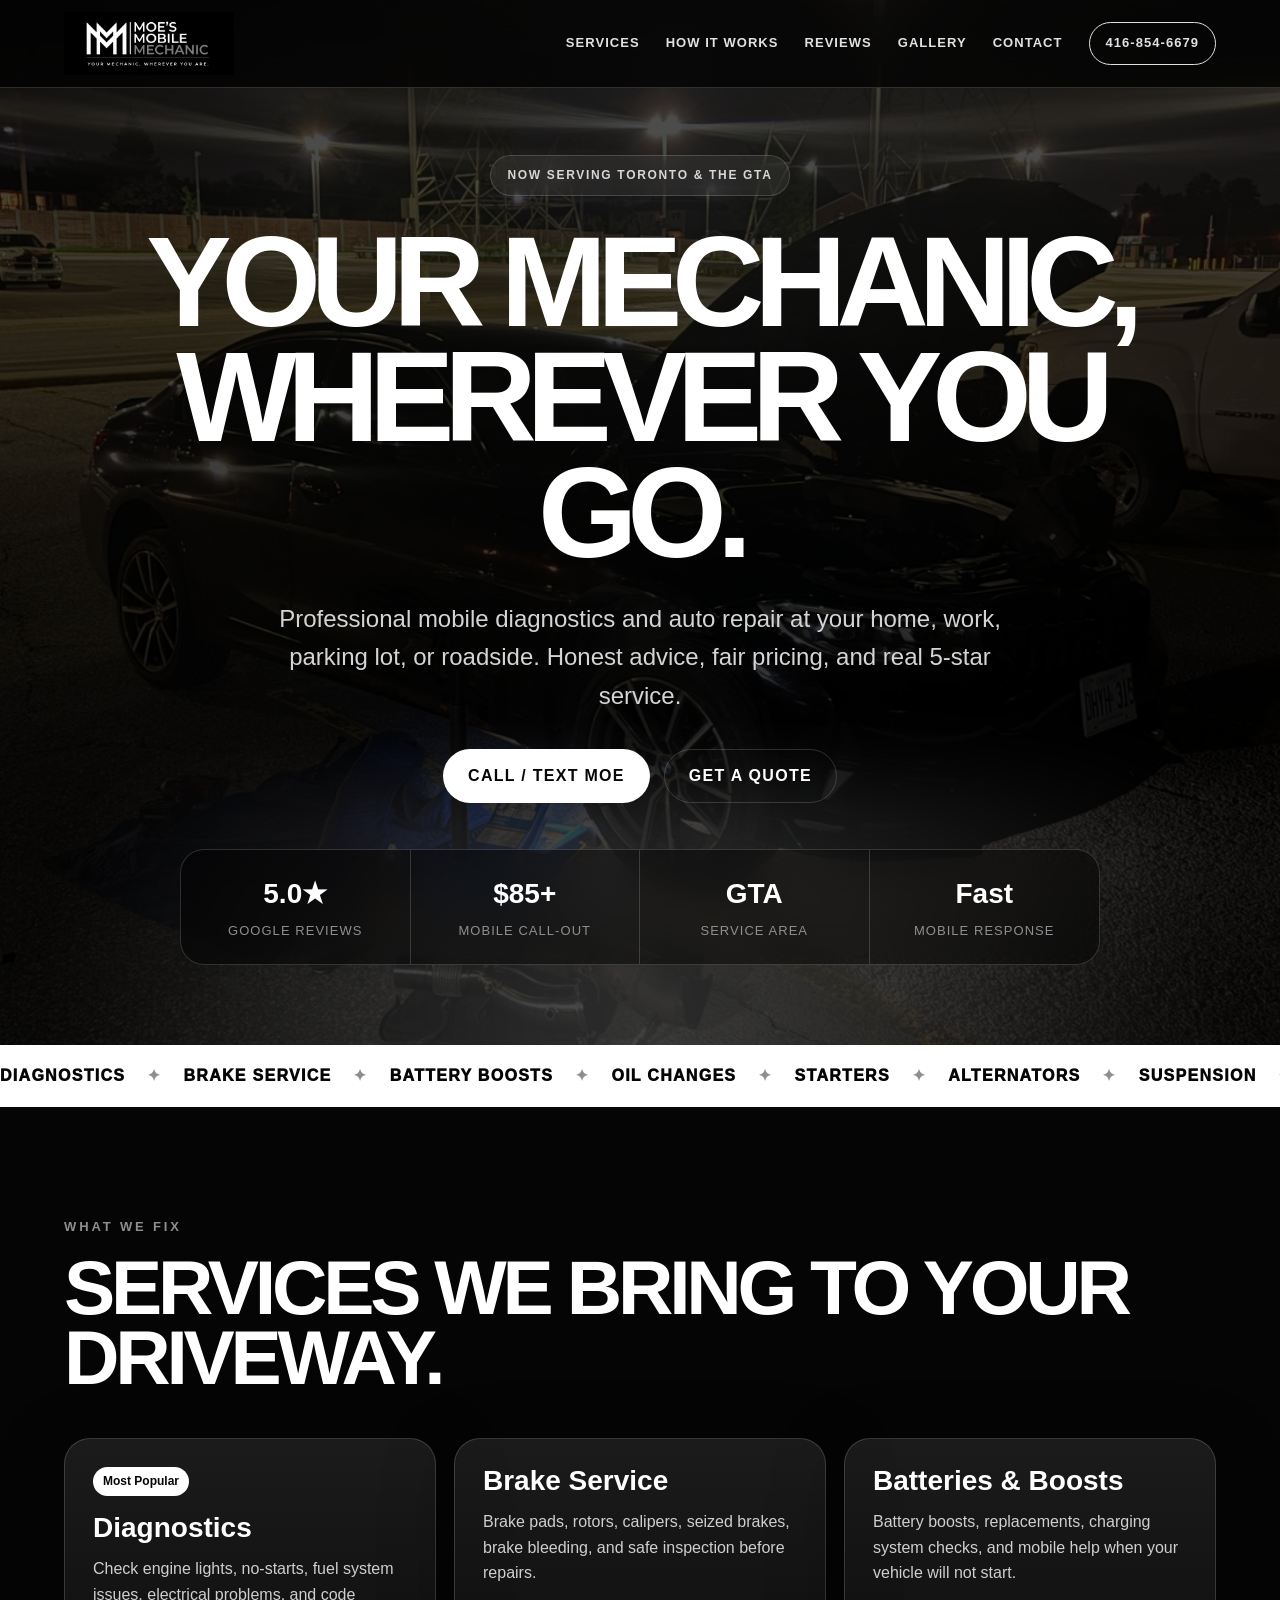
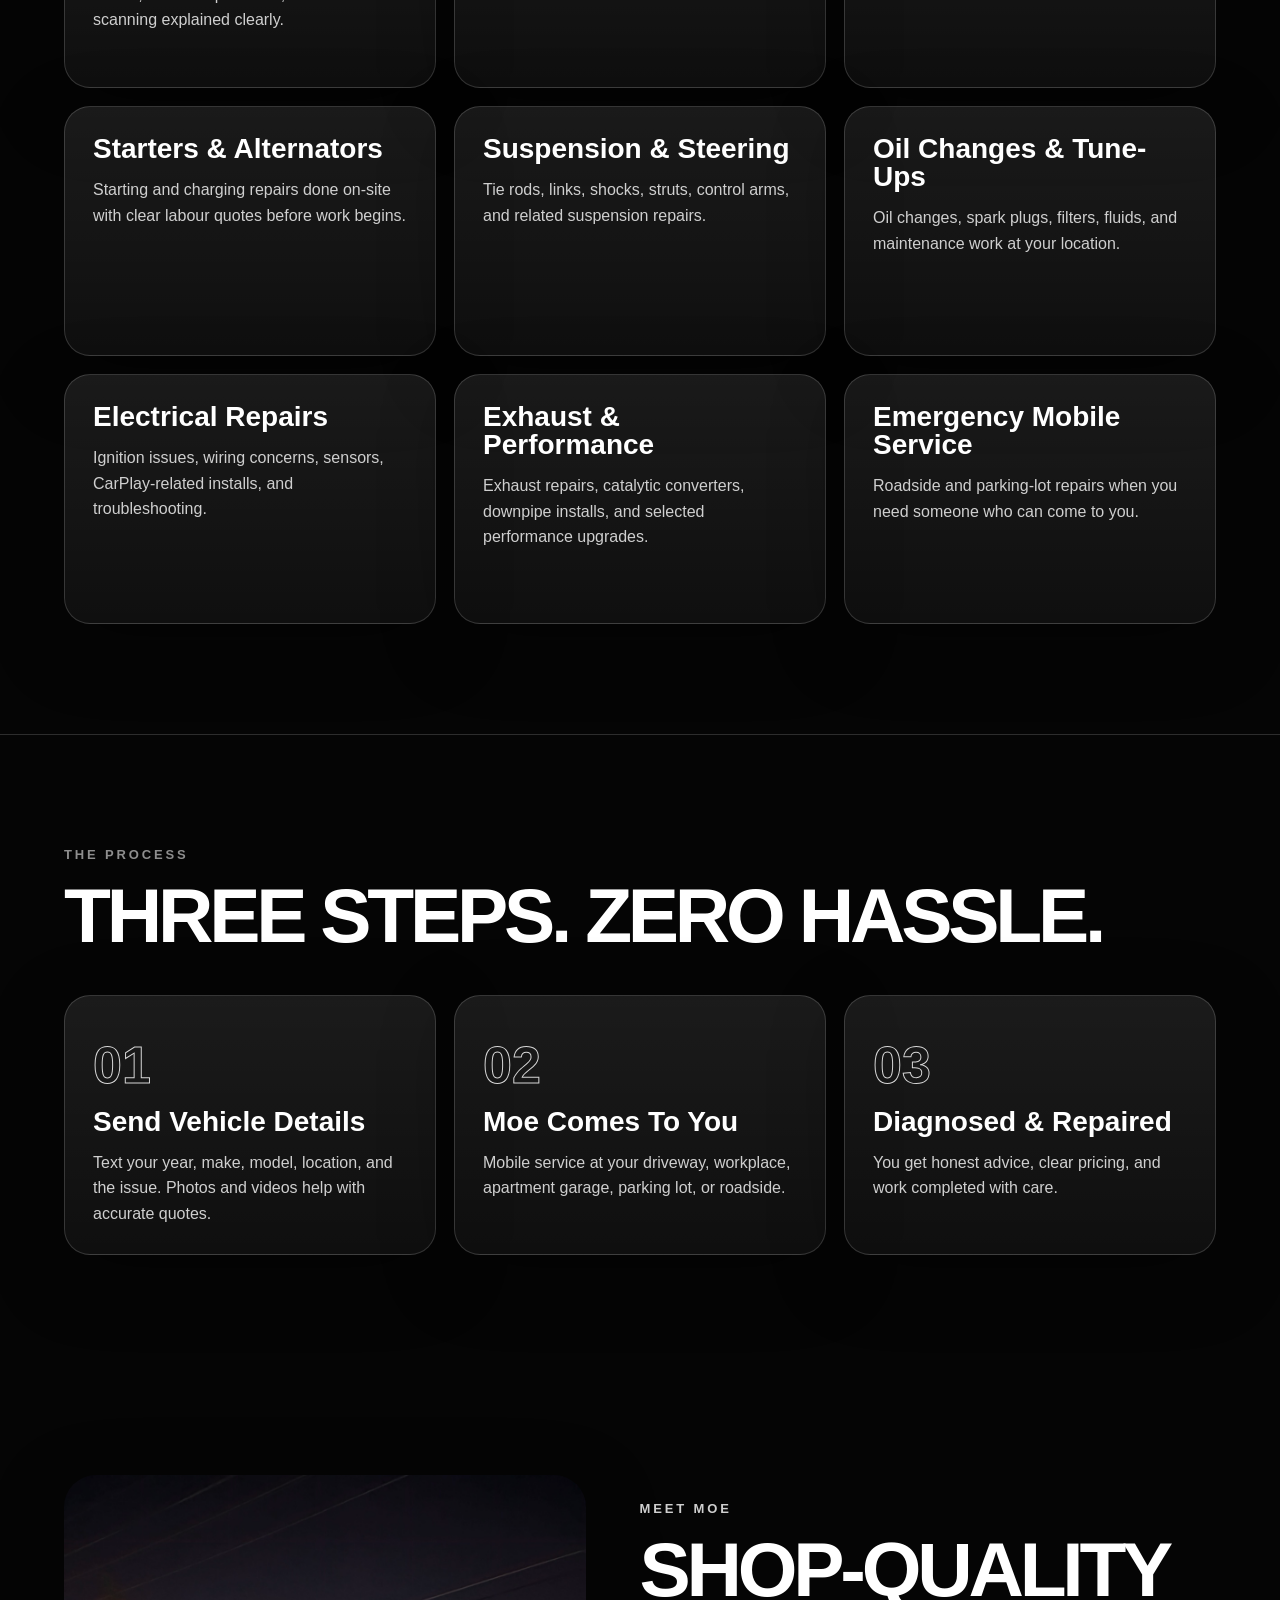
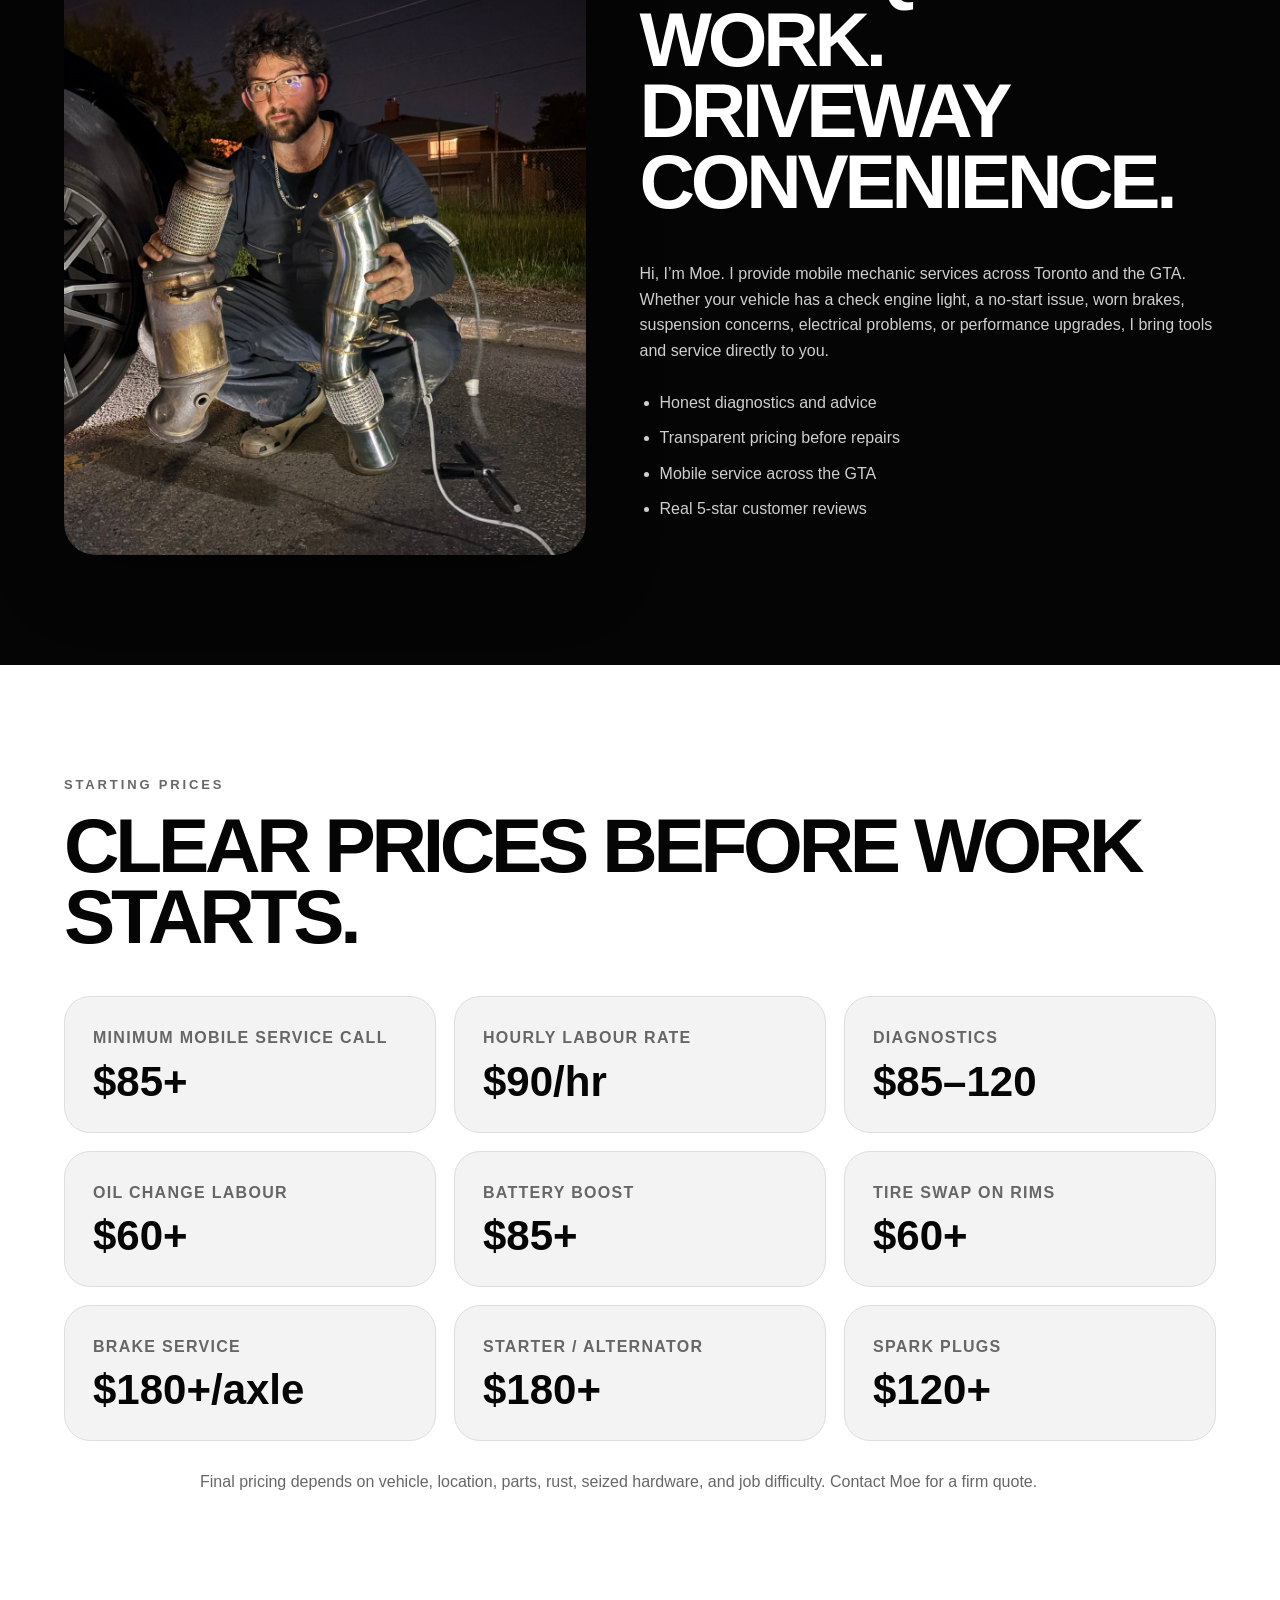
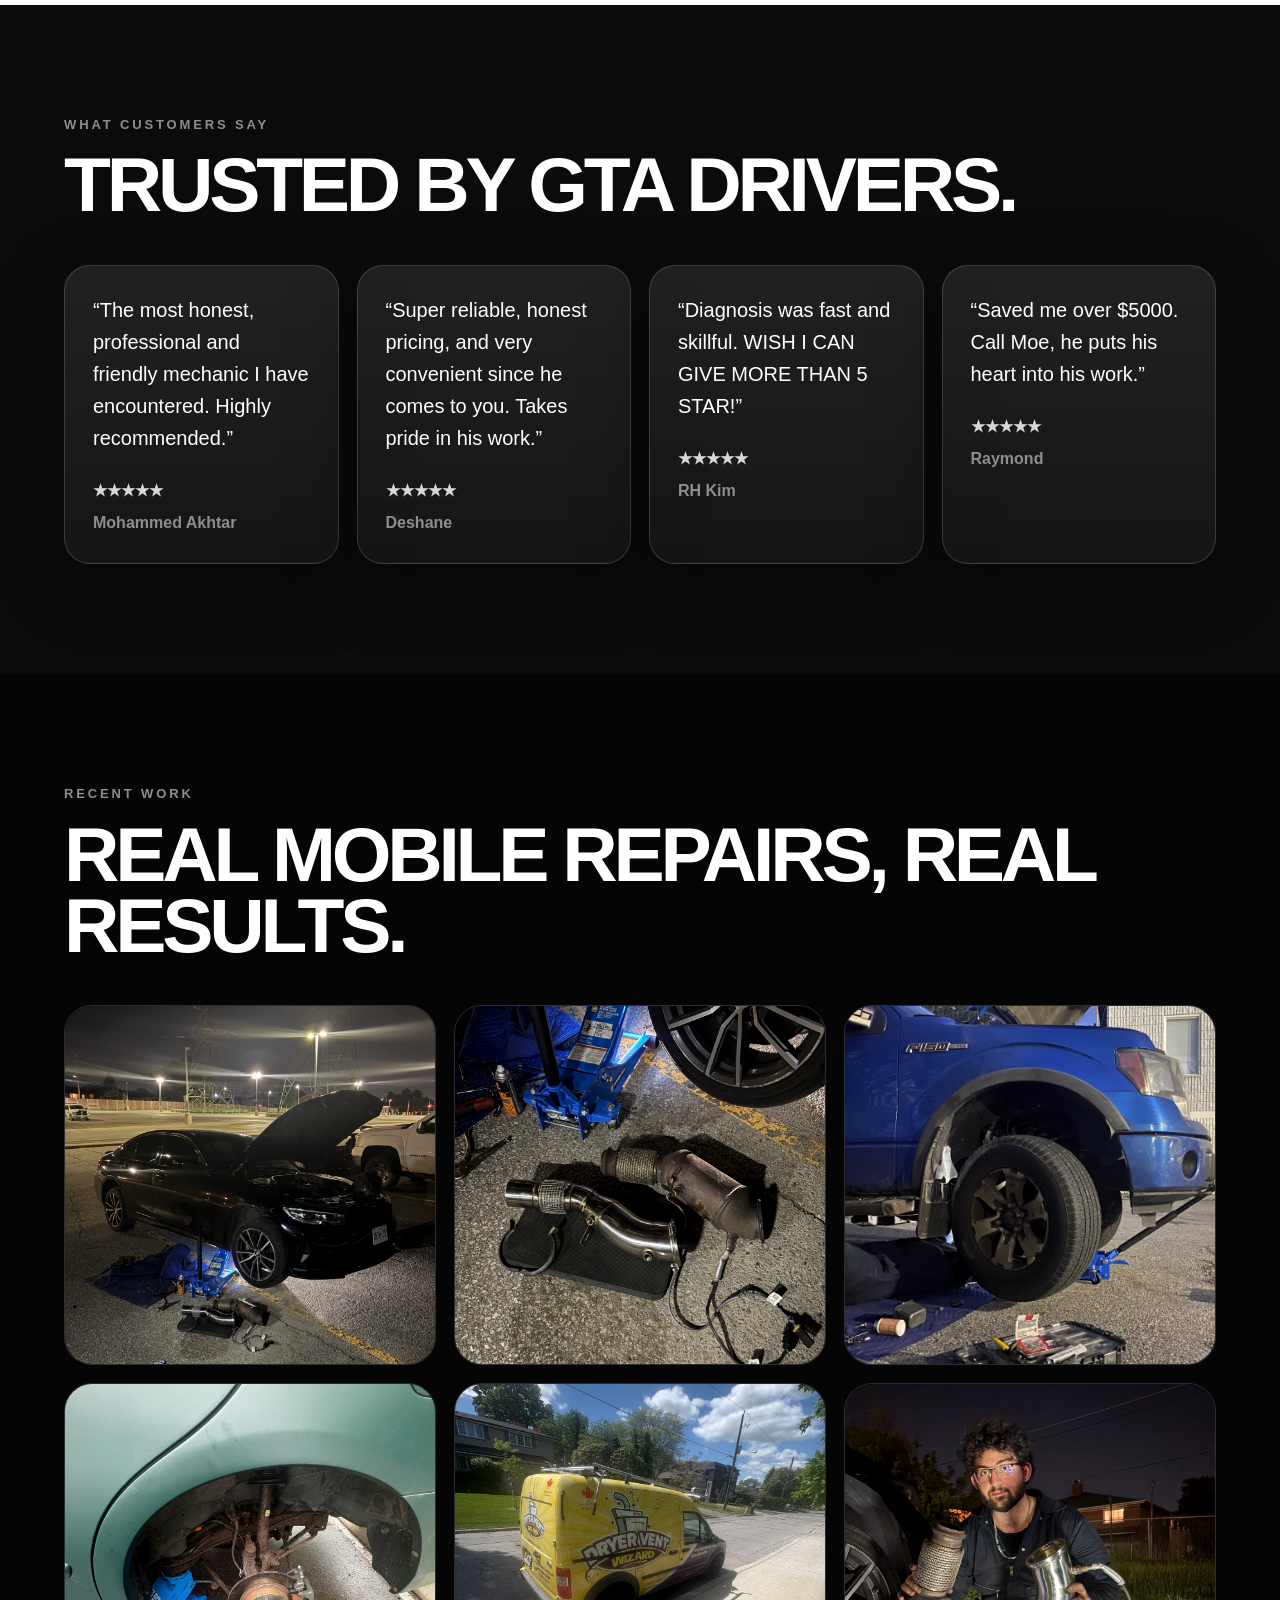
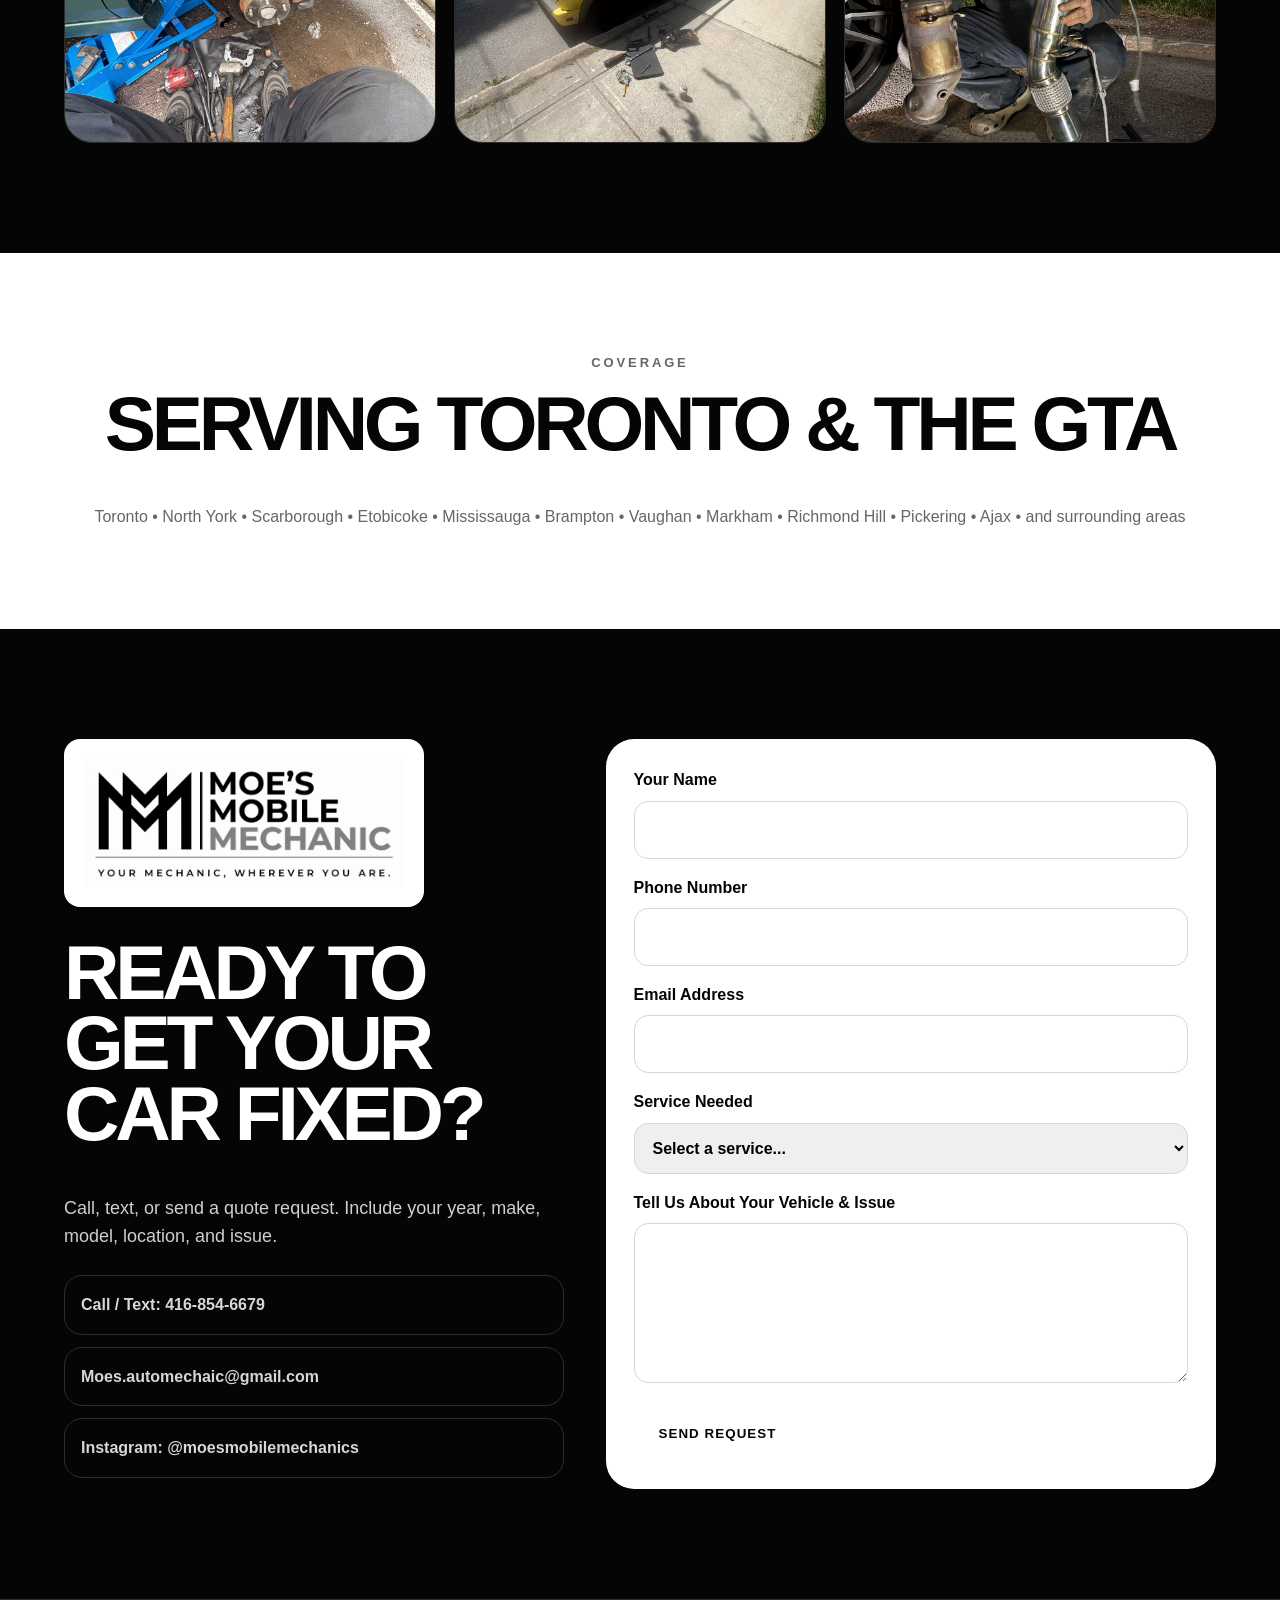
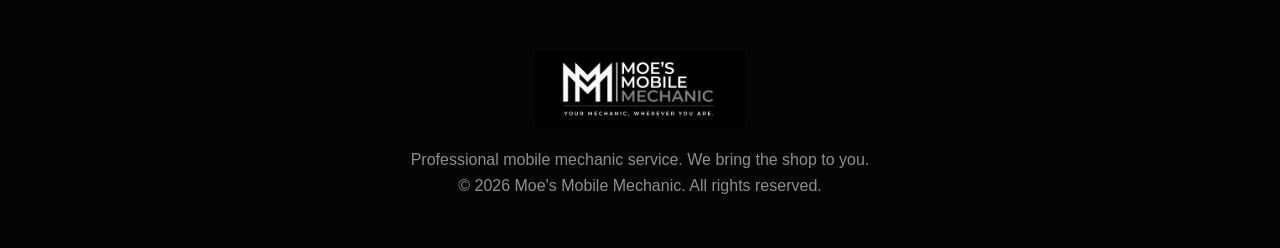
<file: index.html>
<!DOCTYPE html>
<html lang="en">
<head>
  <meta charset="UTF-8" />
  <meta name="viewport" content="width=device-width, initial-scale=1.0" />
  <title>Moe's Mobile Mechanic | Mobile Mechanic Toronto & GTA</title>
  <meta name="description" content="Moe's Mobile Mechanic provides mobile diagnostics and auto repair across Toronto and the GTA. Brakes, batteries, starters, alternators, suspension, electrical diagnostics, oil changes, and emergency mobile service." />
  <link rel="icon" href="favicon.jpeg" />
  <link rel="stylesheet" href="styles.css" />
</head>

<body>
  <header class="site-header">
    <a class="brand" href="#top" aria-label="Moe's Mobile Mechanic home">
      <img src="logo-dark.png" alt="Moe's Mobile Mechanic logo" />
    </a>

    <button class="menu-toggle" aria-label="Open menu">☰</button>

    <nav class="nav-links">
      <a href="#services">Services</a>
      <a href="#process">How It Works</a>
      <a href="#reviews">Reviews</a>
      <a href="#gallery">Gallery</a>
      <a href="#contact">Contact</a>
      <a class="nav-call" href="tel:4168546679">416-854-6679</a>
    </nav>
  </header>

  <main id="top">
    <section class="hero">
      <div class="hero-bg"></div>
      <div class="hero-content reveal">
        <p class="pill-label">Now Serving Toronto & The GTA</p>
        <h1>
          Your mechanic,<br />
          Wherever you go.
        </h1>
        <p class="hero-subtitle">
          Professional mobile diagnostics and auto repair at your home, work, parking lot, or roadside.
          Honest advice, fair pricing, and real 5-star service.
        </p>

        <div class="hero-actions">
          <a class="button primary" href="tel:4168546679">Call / Text Moe</a>
          <a class="button secondary" href="#contact">Get A Quote</a>
        </div>

        <div class="hero-stats">
          <div><strong>5.0★</strong><span>Google Reviews</span></div>
          <div><strong>$85+</strong><span>Mobile Call-Out</span></div>
          <div><strong>GTA</strong><span>Service Area</span></div>
          <div><strong>Fast</strong><span>Mobile Response</span></div>
        </div>
      </div>
    </section>

    <section class="ticker" aria-label="Services ticker">
      <div class="ticker-track">
        <span>Diagnostics</span><b>✦</b><span>Brake Service</span><b>✦</b><span>Battery Boosts</span><b>✦</b><span>Oil Changes</span><b>✦</b><span>Starters</span><b>✦</b><span>Alternators</span><b>✦</b><span>Suspension</span><b>✦</b><span>Electrical Repairs</span><b>✦</b><span>Downpipes</span><b>✦</b><span>Roadside Help</span><b>✦</b>
        <span>Diagnostics</span><b>✦</b><span>Brake Service</span><b>✦</b><span>Battery Boosts</span><b>✦</b><span>Oil Changes</span><b>✦</b><span>Starters</span><b>✦</b><span>Alternators</span><b>✦</b><span>Suspension</span><b>✦</b><span>Electrical Repairs</span><b>✦</b><span>Downpipes</span><b>✦</b><span>Roadside Help</span><b>✦</b>
      </div>
    </section>

    <section id="services" class="section">
      <p class="section-kicker">What We Fix</p>
      <h2>Services we bring to your driveway.</h2>

      <div class="cards">
        <article class="service-card reveal">
          <span>Most Popular</span>
          <h3>Diagnostics</h3>
          <p>Check engine lights, no-starts, fuel system issues, electrical problems, and code scanning explained clearly.</p>
        </article>

        <article class="service-card reveal">
          <h3>Brake Service</h3>
          <p>Brake pads, rotors, calipers, seized brakes, brake bleeding, and safe inspection before repairs.</p>
        </article>

        <article class="service-card reveal">
          <h3>Batteries & Boosts</h3>
          <p>Battery boosts, replacements, charging system checks, and mobile help when your vehicle will not start.</p>
        </article>

        <article class="service-card reveal">
          <h3>Starters & Alternators</h3>
          <p>Starting and charging repairs done on-site with clear labour quotes before work begins.</p>
        </article>

        <article class="service-card reveal">
          <h3>Suspension & Steering</h3>
          <p>Tie rods, links, shocks, struts, control arms, and related suspension repairs.</p>
        </article>

        <article class="service-card reveal">
          <h3>Oil Changes & Tune-Ups</h3>
          <p>Oil changes, spark plugs, filters, fluids, and maintenance work at your location.</p>
        </article>

        <article class="service-card reveal">
          <h3>Electrical Repairs</h3>
          <p>Ignition issues, wiring concerns, sensors, CarPlay-related installs, and troubleshooting.</p>
        </article>

        <article class="service-card reveal">
          <h3>Exhaust & Performance</h3>
          <p>Exhaust repairs, catalytic converters, downpipe installs, and selected performance upgrades.</p>
        </article>

        <article class="service-card reveal">
          <h3>Emergency Mobile Service</h3>
          <p>Roadside and parking-lot repairs when you need someone who can come to you.</p>
        </article>
      </div>
    </section>

    <section id="process" class="section process-section">
      <p class="section-kicker">The Process</p>
      <h2>Three steps. Zero hassle.</h2>

      <div class="steps">
        <div class="step reveal">
          <strong>01</strong>
          <h3>Send Vehicle Details</h3>
          <p>Text your year, make, model, location, and the issue. Photos and videos help with accurate quotes.</p>
        </div>

        <div class="step reveal">
          <strong>02</strong>
          <h3>Moe Comes To You</h3>
          <p>Mobile service at your driveway, workplace, apartment garage, parking lot, or roadside.</p>
        </div>

        <div class="step reveal">
          <strong>03</strong>
          <h3>Diagnosed & Repaired</h3>
          <p>You get honest advice, clear pricing, and work completed with care.</p>
        </div>
      </div>
    </section>

    <section class="about-section">
      <div class="about-image reveal">
        <img src="meet-moe.jpeg" alt="Moe holding BMW downpipe parts after a mobile repair" />
      </div>

      <div class="about-text reveal">
        <p class="section-kicker">Meet Moe</p>
        <h2>Shop-quality work. Driveway convenience.</h2>
        <p>
          Hi, I’m Moe. I provide mobile mechanic services across Toronto and the GTA.
          Whether your vehicle has a check engine light, a no-start issue, worn brakes, suspension concerns,
          electrical problems, or performance upgrades, I bring tools and service directly to you.
        </p>
        <ul>
          <li>Honest diagnostics and advice</li>
          <li>Transparent pricing before repairs</li>
          <li>Mobile service across the GTA</li>
          <li>Real 5-star customer reviews</li>
        </ul>
      </div>
    </section>

    <section id="pricing" class="section pricing-section">
      <p class="section-kicker">Starting Prices</p>
      <h2>Clear prices before work starts.</h2>

      <div class="pricing-grid">
        <div class="price-card reveal"><span>Minimum Mobile Service Call</span><strong>$85+</strong></div>
        <div class="price-card reveal"><span>Hourly Labour Rate</span><strong>$90/hr</strong></div>
        <div class="price-card reveal"><span>Diagnostics</span><strong>$85–120</strong></div>
        <div class="price-card reveal"><span>Oil Change Labour</span><strong>$60+</strong></div>
        <div class="price-card reveal"><span>Battery Boost</span><strong>$85+</strong></div>
        <div class="price-card reveal"><span>Tire Swap on Rims</span><strong>$60+</strong></div>
        <div class="price-card reveal"><span>Brake Service</span><strong>$180+/axle</strong></div>
        <div class="price-card reveal"><span>Starter / Alternator</span><strong>$180+</strong></div>
        <div class="price-card reveal"><span>Spark Plugs</span><strong>$120+</strong></div>
      </div>

      <p class="pricing-note">
        Final pricing depends on vehicle, location, parts, rust, seized hardware, and job difficulty. Contact Moe for a firm quote.
      </p>
    </section>

    <section id="reviews" class="section dark-panel">
      <p class="section-kicker">What Customers Say</p>
      <h2>Trusted by GTA drivers.</h2>

      <div class="reviews">
        <article class="review reveal">
          <p>“The most honest, professional and friendly mechanic I have encountered. Highly recommended.”</p>
          <div>★★★★★ <span>Mohammed Akhtar</span></div>
        </article>

        <article class="review reveal">
          <p>“Super reliable, honest pricing, and very convenient since he comes to you. Takes pride in his work.”</p>
          <div>★★★★★ <span>Deshane</span></div>
        </article>

        <article class="review reveal">
          <p>“Diagnosis was fast and skillful. WISH I CAN GIVE MORE THAN 5 STAR!”</p>
          <div>★★★★★ <span>RH Kim</span></div>
        </article>

        <article class="review reveal">
          <p>“Saved me over $5000. Call Moe, he puts his heart into his work.”</p>
          <div>★★★★★ <span>Raymond</span></div>
        </article>
      </div>
    </section>

    <section id="gallery" class="section gallery-section">
      <p class="section-kicker">Recent Work</p>
      <h2>Real mobile repairs, real results.</h2>

      <div class="gallery">
        <img class="reveal" src="bmw-night.jpeg" alt="BMW mobile repair at night" />
        <img class="reveal" src="downpipe-close.jpeg" alt="BMW downpipe replacement parts" />
        <img class="reveal" src="starter-before-after.jpeg" alt="Old starter and new starter replacement" />
        <img class="reveal" src="brake-suspension.jpeg" alt="Mobile brake and suspension repair" />
        <img class="reveal" src="mobile-van.jpeg" alt="Mobile repair service on commercial van" />
        <img class="reveal" src="meet-moe.jpeg" alt="Moe after completing a BMW downpipe install" />
      </div>
    </section>

    <section class="coverage">
      <p class="section-kicker">Coverage</p>
      <h2>Serving Toronto & The GTA</h2>
      <p>Toronto • North York • Scarborough • Etobicoke • Mississauga • Brampton • Vaughan • Markham • Richmond Hill • Pickering • Ajax • and surrounding areas</p>
    </section>

    <section id="contact" class="contact-section">
      <div class="contact-info reveal">
        <img src="logo-light.png" alt="Moe's Mobile Mechanic logo" />
        <h2>Ready to get your car fixed?</h2>
        <p>Call, text, or send a quote request. Include your year, make, model, location, and issue.</p>

        <div class="contact-methods">
          <a href="tel:4168546679">Call / Text: 416-854-6679</a>
          <a href="mailto:Moes.automechaic@gmail.com">Moes.automechaic@gmail.com</a>
          <a href="https://www.instagram.com/moesmobilemechanics" target="_blank" rel="noopener">Instagram: @moesmobilemechanics</a>
        </div>
      </div>

      <form class="contact-form reveal" name="contact" method="POST" data-netlify="true" netlify-honeypot="bot-field">
        <input type="hidden" name="form-name" value="contact" />
        <p class="hidden"><label>Don’t fill this out: <input name="bot-field" /></label></p>

        <label>Your Name <input type="text" name="name" required /></label>
        <label>Phone Number <input type="tel" name="phone" required /></label>
        <label>Email Address <input type="email" name="email" /></label>
        <label>Service Needed
          <select name="service">
            <option>Select a service...</option>
            <option>Diagnostics</option>
            <option>Brake Service</option>
            <option>Battery / Boost</option>
            <option>Oil Change</option>
            <option>Starter / Alternator</option>
            <option>Suspension / Steering</option>
            <option>Electrical</option>
            <option>Emergency Service</option>
            <option>Other / Not Sure</option>
          </select>
        </label>
        <label>Tell Us About Your Vehicle & Issue <textarea name="message" rows="5" required></textarea></label>
        <button class="button primary" type="submit">Send Request</button>
      </form>
    </section>
  </main>

  <footer class="footer">
    <img src="logo-dark.png" alt="Moe's Mobile Mechanic logo" />
    <p>Professional mobile mechanic service. We bring the shop to you.</p>
    <p>© 2026 Moe's Mobile Mechanic. All rights reserved.</p>
  </footer>

  <script src="script.js"></script>
</body>
</html>
</file>
<file: styles.css>
* {
  box-sizing: border-box;
  margin: 0;
  padding: 0;
}

:root {
  --black: #050505;
  --charcoal: #111111;
  --dark: #181818;
  --gray: #8e8e8e;
  --silver: #d7d7d7;
  --white: #ffffff;
  --line: rgba(255,255,255,.16);
  --shadow: 0 20px 70px rgba(0,0,0,.35);
}

html {
  scroll-behavior: smooth;
}

body {
  font-family: Arial, Helvetica, sans-serif;
  background: var(--black);
  color: var(--white);
  line-height: 1.6;
  overflow-x: hidden;
}

a {
  color: inherit;
  text-decoration: none;
}

img {
  max-width: 100%;
  display: block;
}

.site-header {
  position: fixed;
  inset: 0 0 auto 0;
  z-index: 1000;
  height: 88px;
  display: flex;
  align-items: center;
  justify-content: space-between;
  padding: 0 5vw;
  background: rgba(0,0,0,.72);
  backdrop-filter: blur(18px);
  border-bottom: 1px solid var(--line);
}

.brand img {
  width: 170px;
}

.nav-links {
  display: flex;
  align-items: center;
  gap: 26px;
  font-weight: 800;
  text-transform: uppercase;
  font-size: 13px;
  letter-spacing: .08em;
}

.nav-links a {
  opacity: .88;
  transition: opacity .2s ease, transform .2s ease;
}

.nav-links a:hover {
  opacity: 1;
  transform: translateY(-2px);
}

.nav-call,
.pill {
  border: 1px solid var(--white);
  border-radius: 999px;
  padding: 10px 16px;
}

.menu-toggle {
  display: none;
  background: transparent;
  color: white;
  border: 0;
  font-size: 30px;
}

.hero {
  min-height: 100vh;
  position: relative;
  padding: 155px 5vw 80px;
  display: grid;
  place-items: center;
  overflow: hidden;
}

.hero-bg {
  position: absolute;
  inset: 0;
  background:
    linear-gradient(rgba(0,0,0,.68), rgba(0,0,0,.86)),
    url("bmw-night.jpeg") center/cover no-repeat;
  transform: scale(1.04);
}

.hero::after {
  content: "";
  position: absolute;
  inset: auto -20% -20% -20%;
  height: 45%;
  background: radial-gradient(circle, rgba(255,255,255,.18), transparent 65%);
  filter: blur(40px);
}

.hero-content {
  position: relative;
  z-index: 2;
  max-width: 1100px;
  text-align: center;
}

.pill-label {
  display: inline-block;
  border: 1px solid var(--line);
  border-radius: 999px;
  padding: 10px 16px;
  color: var(--silver);
  background: rgba(255,255,255,.06);
  backdrop-filter: blur(12px);
  font-weight: 900;
  letter-spacing: .14em;
  text-transform: uppercase;
  font-size: 12px;
  margin-bottom: 28px;
}

h1 {
  font-size: clamp(58px, 10vw, 148px);
  line-height: .9;
  letter-spacing: -.08em;
  text-transform: uppercase;
  margin-bottom: 30px;
}

.hero-subtitle {
  max-width: 780px;
  margin: 0 auto 34px;
  color: #d4d4d4;
  font-size: clamp(18px, 2vw, 24px);
}

.button {
  display: inline-flex;
  justify-content: center;
  align-items: center;
  min-height: 54px;
  padding: 0 24px;
  border-radius: 999px;
  font-weight: 900;
  text-transform: uppercase;
  letter-spacing: .08em;
  border: 1px solid transparent;
  cursor: pointer;
}

.primary {
  background: var(--white);
  color: var(--black);
}

.secondary {
  background: transparent;
  color: var(--white);
  border-color: var(--line);
}

.hero-actions,
.buttons {
  display: flex;
  justify-content: center;
  gap: 14px;
  flex-wrap: wrap;
}

.hero-stats {
  margin: 46px auto 0;
  display: grid;
  grid-template-columns: repeat(4, 1fr);
  max-width: 920px;
  border: 1px solid var(--line);
  border-radius: 24px;
  overflow: hidden;
  background: rgba(0,0,0,.46);
  backdrop-filter: blur(18px);
}

.hero-stats div {
  padding: 22px;
  border-right: 1px solid var(--line);
}

.hero-stats div:last-child {
  border-right: 0;
}

.hero-stats strong {
  display: block;
  font-size: 28px;
}

.hero-stats span {
  color: var(--gray);
  font-size: 13px;
  text-transform: uppercase;
  letter-spacing: .08em;
}

.ticker {
  background: var(--white);
  color: var(--black);
  overflow: hidden;
  white-space: nowrap;
  padding: 18px 0;
  font-weight: 1000;
  text-transform: uppercase;
  letter-spacing: .08em;
}

.ticker-track {
  display: inline-flex;
  gap: 22px;
  min-width: max-content;
  animation: scrollTicker 26s linear infinite;
}

.ticker b {
  color: var(--gray);
}

@keyframes scrollTicker {
  from { transform: translateX(0); }
  to { transform: translateX(-50%); }
}

.section {
  padding: 110px 5vw;
  max-width: 1280px;
  margin: 0 auto;
}

.section-kicker {
  color: var(--gray);
  text-transform: uppercase;
  letter-spacing: .22em;
  font-weight: 900;
  margin-bottom: 14px;
  font-size: 13px;
}

h2 {
  font-size: clamp(40px, 6vw, 86px);
  line-height: .92;
  letter-spacing: -.055em;
  text-transform: uppercase;
  margin-bottom: 45px;
}

.cards {
  display: grid;
  grid-template-columns: repeat(3, 1fr);
  gap: 18px;
}

.service-card,
.step,
.price-card,
.review {
  background: linear-gradient(180deg, rgba(255,255,255,.09), rgba(255,255,255,.045));
  border: 1px solid var(--line);
  border-radius: 26px;
  padding: 28px;
  box-shadow: var(--shadow);
}

.service-card {
  min-height: 250px;
  transition: transform .25s ease, border-color .25s ease;
}

.service-card:hover {
  transform: translateY(-8px);
  border-color: rgba(255,255,255,.38);
}

.service-card span {
  display: inline-block;
  color: var(--black);
  background: var(--white);
  border-radius: 999px;
  padding: 5px 10px;
  font-size: 12px;
  font-weight: 900;
  margin-bottom: 18px;
}

.service-card h3,
.step h3 {
  font-size: 28px;
  margin-bottom: 14px;
  line-height: 1;
}

.service-card p,
.step p,
.about-text p,
.about-text li,
.pricing-note,
.coverage p {
  color: #cfcfcf;
}

.process-section {
  border-top: 1px solid var(--line);
}

.steps {
  display: grid;
  grid-template-columns: repeat(3, 1fr);
  gap: 18px;
}

.step strong {
  font-size: 52px;
  color: transparent;
  -webkit-text-stroke: 1px var(--silver);
}

.about-section {
  padding: 110px 5vw;
  display: grid;
  grid-template-columns: .95fr 1.05fr;
  gap: 54px;
  align-items: center;
  max-width: 1280px;
  margin: auto;
}

.about-image img {
  height: 680px;
  width: 100%;
  object-fit: cover;
  border-radius: 32px;
  box-shadow: var(--shadow);
}

.about-text ul {
  margin: 26px 0 0 20px;
}

.about-text li {
  margin: 10px 0;
}

.pricing-section {
  background: var(--white);
  color: var(--black);
  max-width: none;
}

.pricing-section .section-kicker,
.pricing-section .pricing-note {
  color: #676767;
}

.pricing-grid {
  max-width: 1280px;
  margin: auto;
  display: grid;
  grid-template-columns: repeat(3, 1fr);
  gap: 18px;
}

.price-card {
  background: #f3f3f3;
  color: var(--black);
  border-color: #dedede;
  box-shadow: none;
}

.price-card span {
  display: block;
  color: #666;
  font-weight: 900;
  text-transform: uppercase;
  letter-spacing: .08em;
  margin-bottom: 10px;
}

.price-card strong {
  font-size: 42px;
  line-height: 1;
}

.pricing-note {
  max-width: 880px;
  margin: 28px auto 0;
}

.dark-panel {
  max-width: none;
  background: #0b0b0b;
}

.dark-panel > .section-kicker,
.dark-panel > h2 {
  max-width: 1280px;
  margin-left: auto;
  margin-right: auto;
}

.reviews {
  max-width: 1280px;
  margin: auto;
  display: grid;
  grid-template-columns: repeat(4, 1fr);
  gap: 18px;
}

.review p {
  font-size: 20px;
  margin-bottom: 24px;
}

.review div {
  color: var(--silver);
  font-weight: 900;
}

.review span {
  display: block;
  color: var(--gray);
  margin-top: 6px;
}

.gallery {
  display: grid;
  grid-template-columns: repeat(3, 1fr);
  gap: 18px;
}

.gallery img {
  width: 100%;
  height: 360px;
  object-fit: cover;
  border-radius: 28px;
  border: 1px solid var(--line);
  filter: grayscale(.12) contrast(1.05);
  transition: transform .25s ease, filter .25s ease;
}

.gallery img:hover {
  transform: scale(1.02);
  filter: grayscale(0) contrast(1.08);
}

.coverage {
  text-align: center;
  padding: 100px 5vw;
  background: var(--white);
  color: var(--black);
}

.coverage .section-kicker,
.coverage p {
  color: #666;
}

.contact-section {
  padding: 110px 5vw;
  max-width: 1280px;
  margin: auto;
  display: grid;
  grid-template-columns: .9fr 1.1fr;
  gap: 42px;
  align-items: start;
}

.contact-info img {
  width: 360px;
  margin-bottom: 30px;
  background: var(--white);
  border-radius: 16px;
  padding: 20px;
}

.contact-info p {
  color: #cfcfcf;
  margin-bottom: 24px;
  font-size: 18px;
}

.contact-methods {
  display: grid;
  gap: 12px;
}

.contact-methods a {
  border: 1px solid var(--line);
  border-radius: 18px;
  padding: 16px;
  color: var(--silver);
  font-weight: 900;
}

.contact-form {
  background: var(--white);
  color: var(--black);
  border-radius: 28px;
  padding: 28px;
}

.contact-form label {
  display: block;
  font-weight: 900;
  margin-bottom: 16px;
}

.contact-form input,
.contact-form select,
.contact-form textarea {
  width: 100%;
  margin-top: 8px;
  padding: 15px 14px;
  border-radius: 14px;
  border: 1px solid #d6d6d6;
  font: inherit;
}

.hidden {
  display: none;
}

.footer {
  border-top: 1px solid var(--line);
  padding: 50px 5vw;
  text-align: center;
  color: var(--gray);
}

.footer img {
  width: 210px;
  margin: 0 auto 20px;
}

.reveal {
  opacity: 0;
  transform: translateY(28px);
  transition: opacity .75s ease, transform .75s ease;
}

.reveal.active {
  opacity: 1;
  transform: translateY(0);
}

@media (max-width: 980px) {
  .menu-toggle {
    display: block;
  }

  .nav-links {
    position: fixed;
    top: 88px;
    left: 0;
    right: 0;
    display: none;
    flex-direction: column;
    padding: 28px;
    background: rgba(0,0,0,.94);
    border-bottom: 1px solid var(--line);
  }

  .nav-links.open {
    display: flex;
  }

  .hero-stats,
  .cards,
  .steps,
  .pricing-grid,
  .reviews,
  .gallery,
  .about-section,
  .contact-section {
    grid-template-columns: 1fr;
  }

  .hero {
    padding-top: 130px;
  }

  .hero-stats div {
    border-right: 0;
    border-bottom: 1px solid var(--line);
  }

  .hero-stats div:last-child {
    border-bottom: 0;
  }

  .about-image img {
    height: 480px;
  }

  .gallery img {
    height: 280px;
  }

  .brand img {
    width: 145px;
  }
}
</file>
